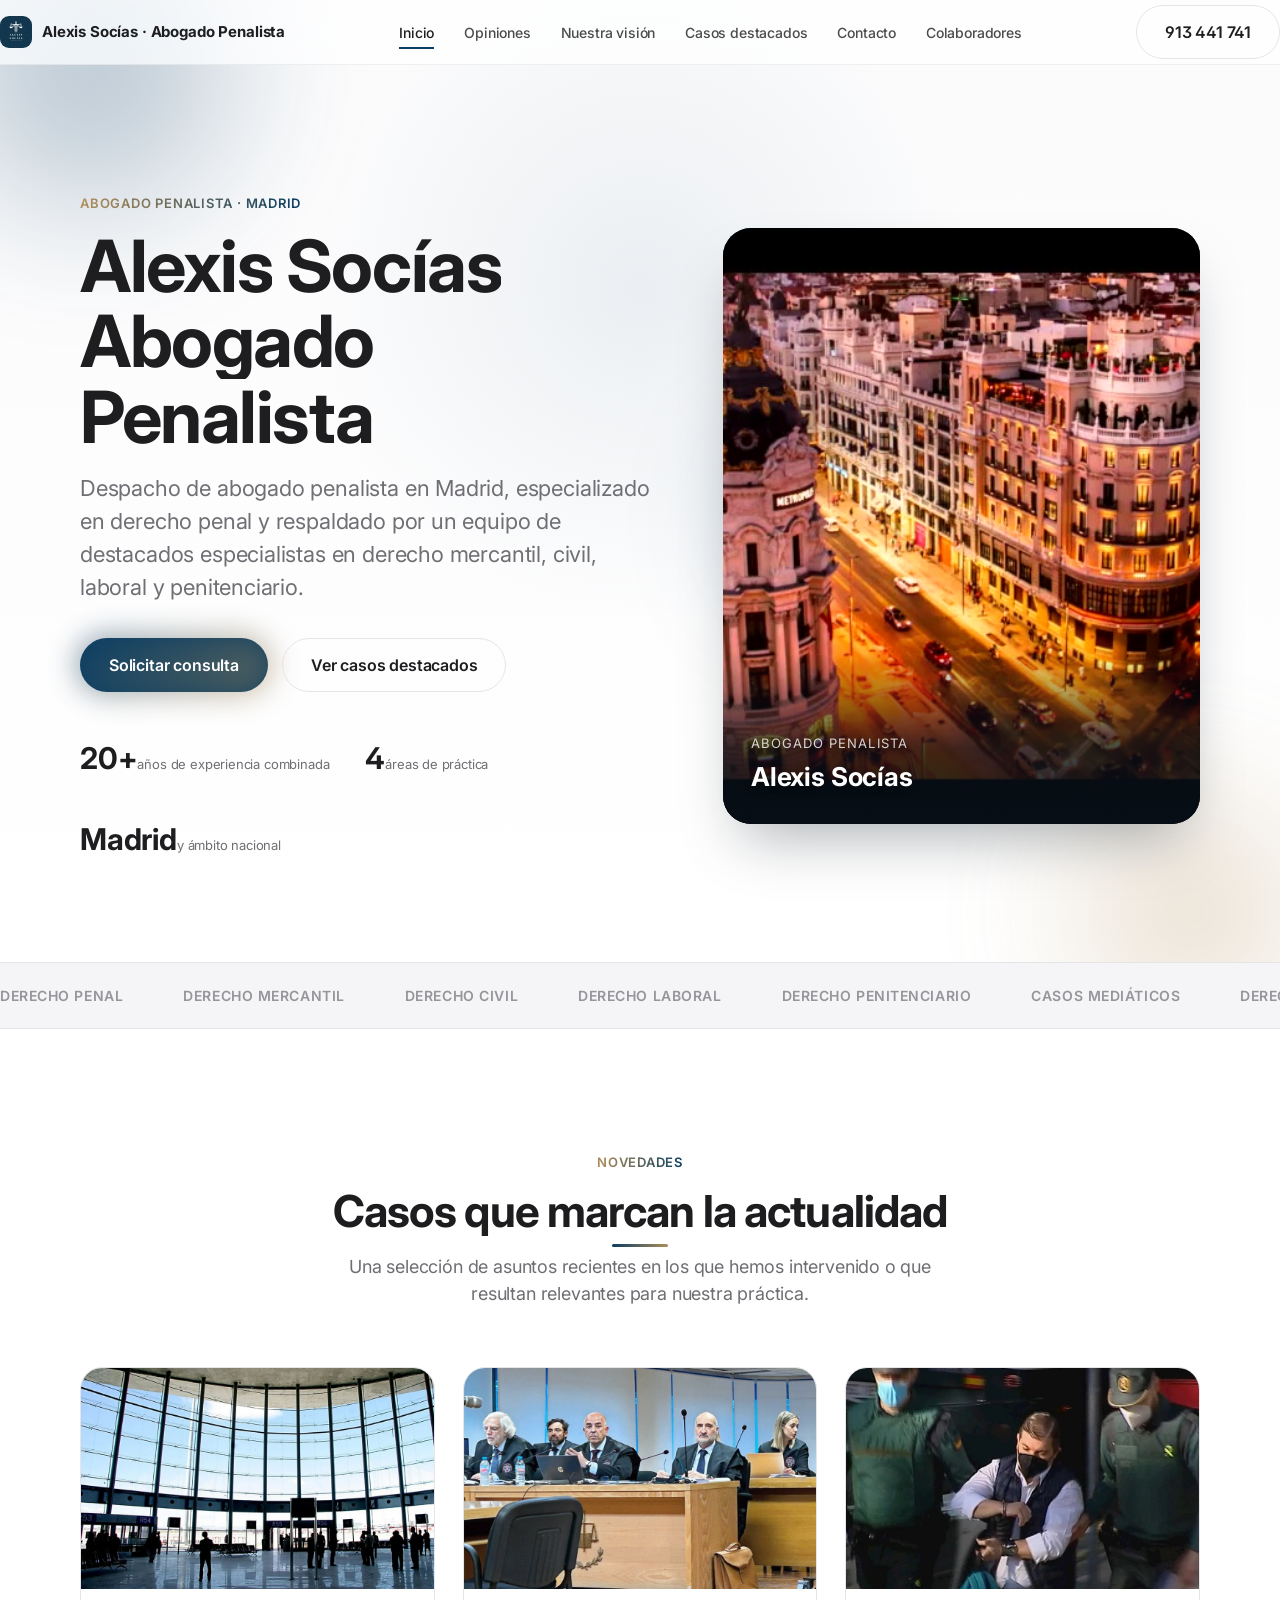
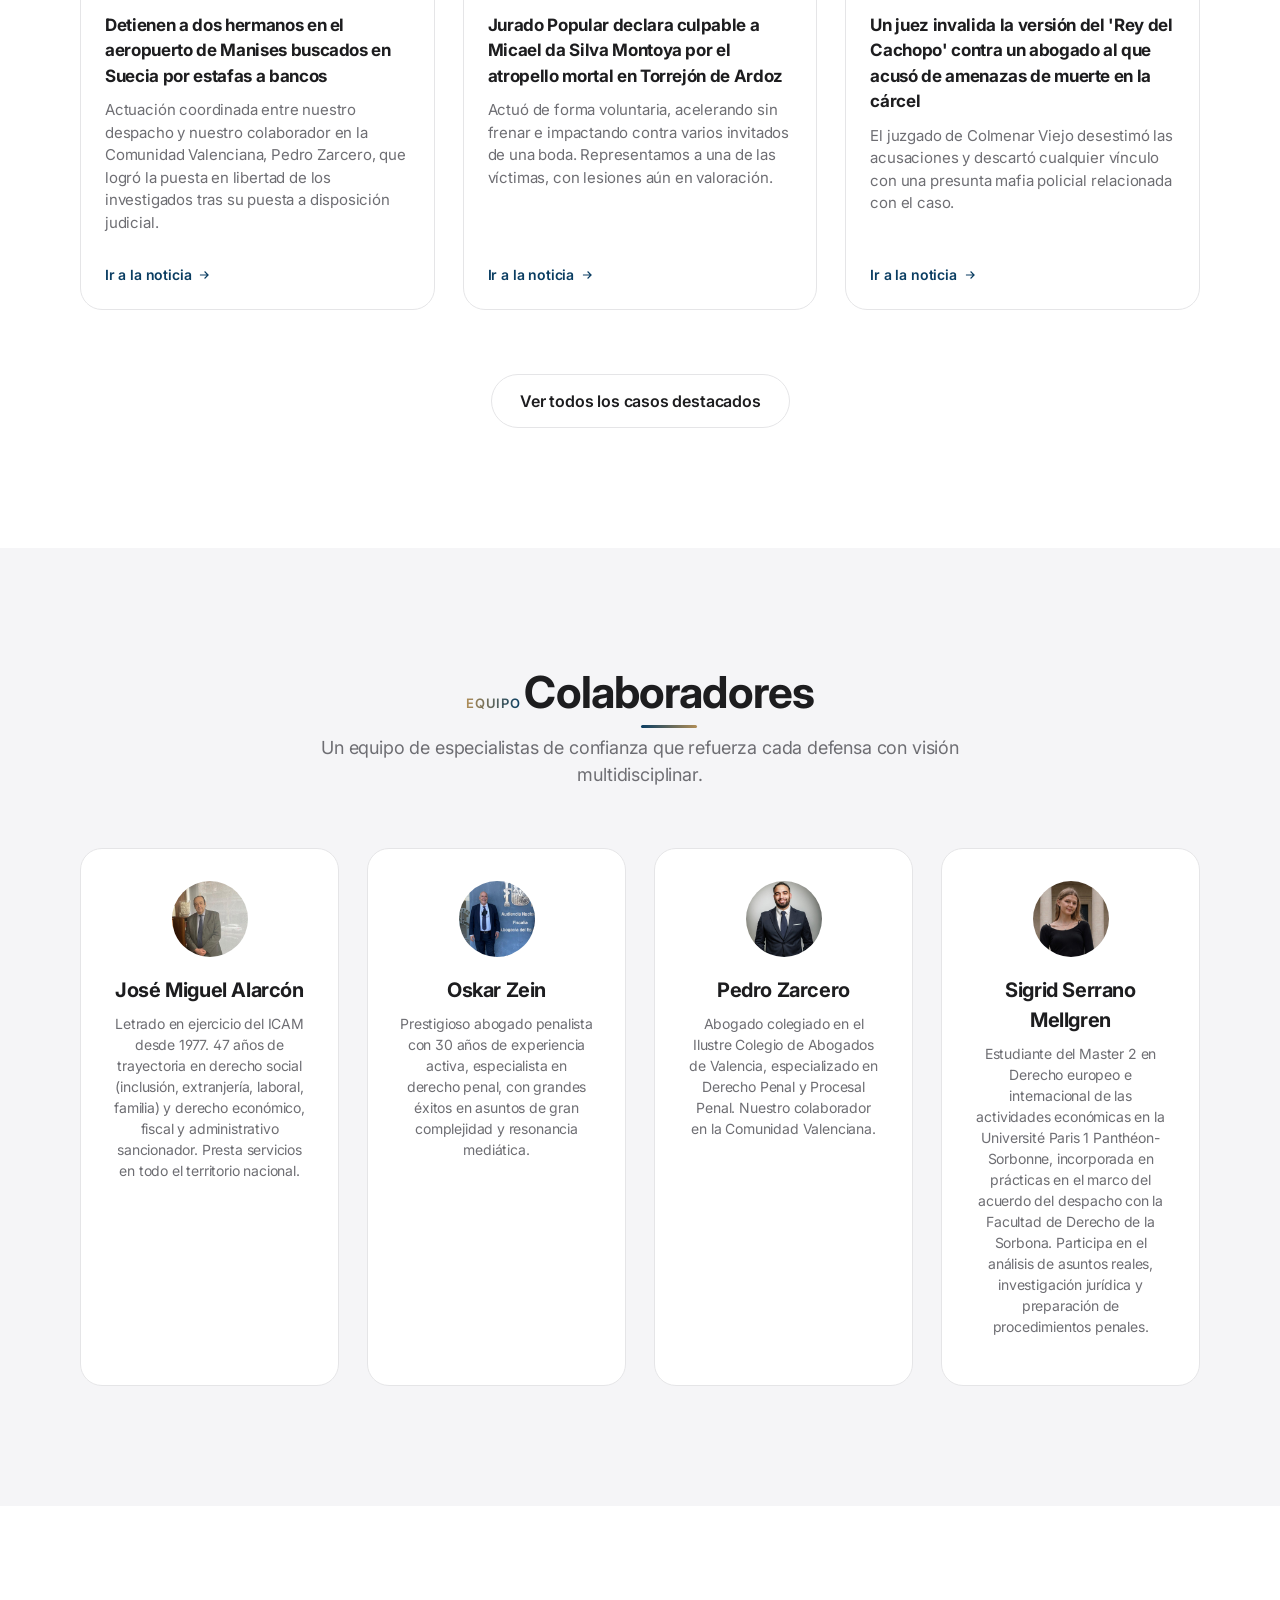
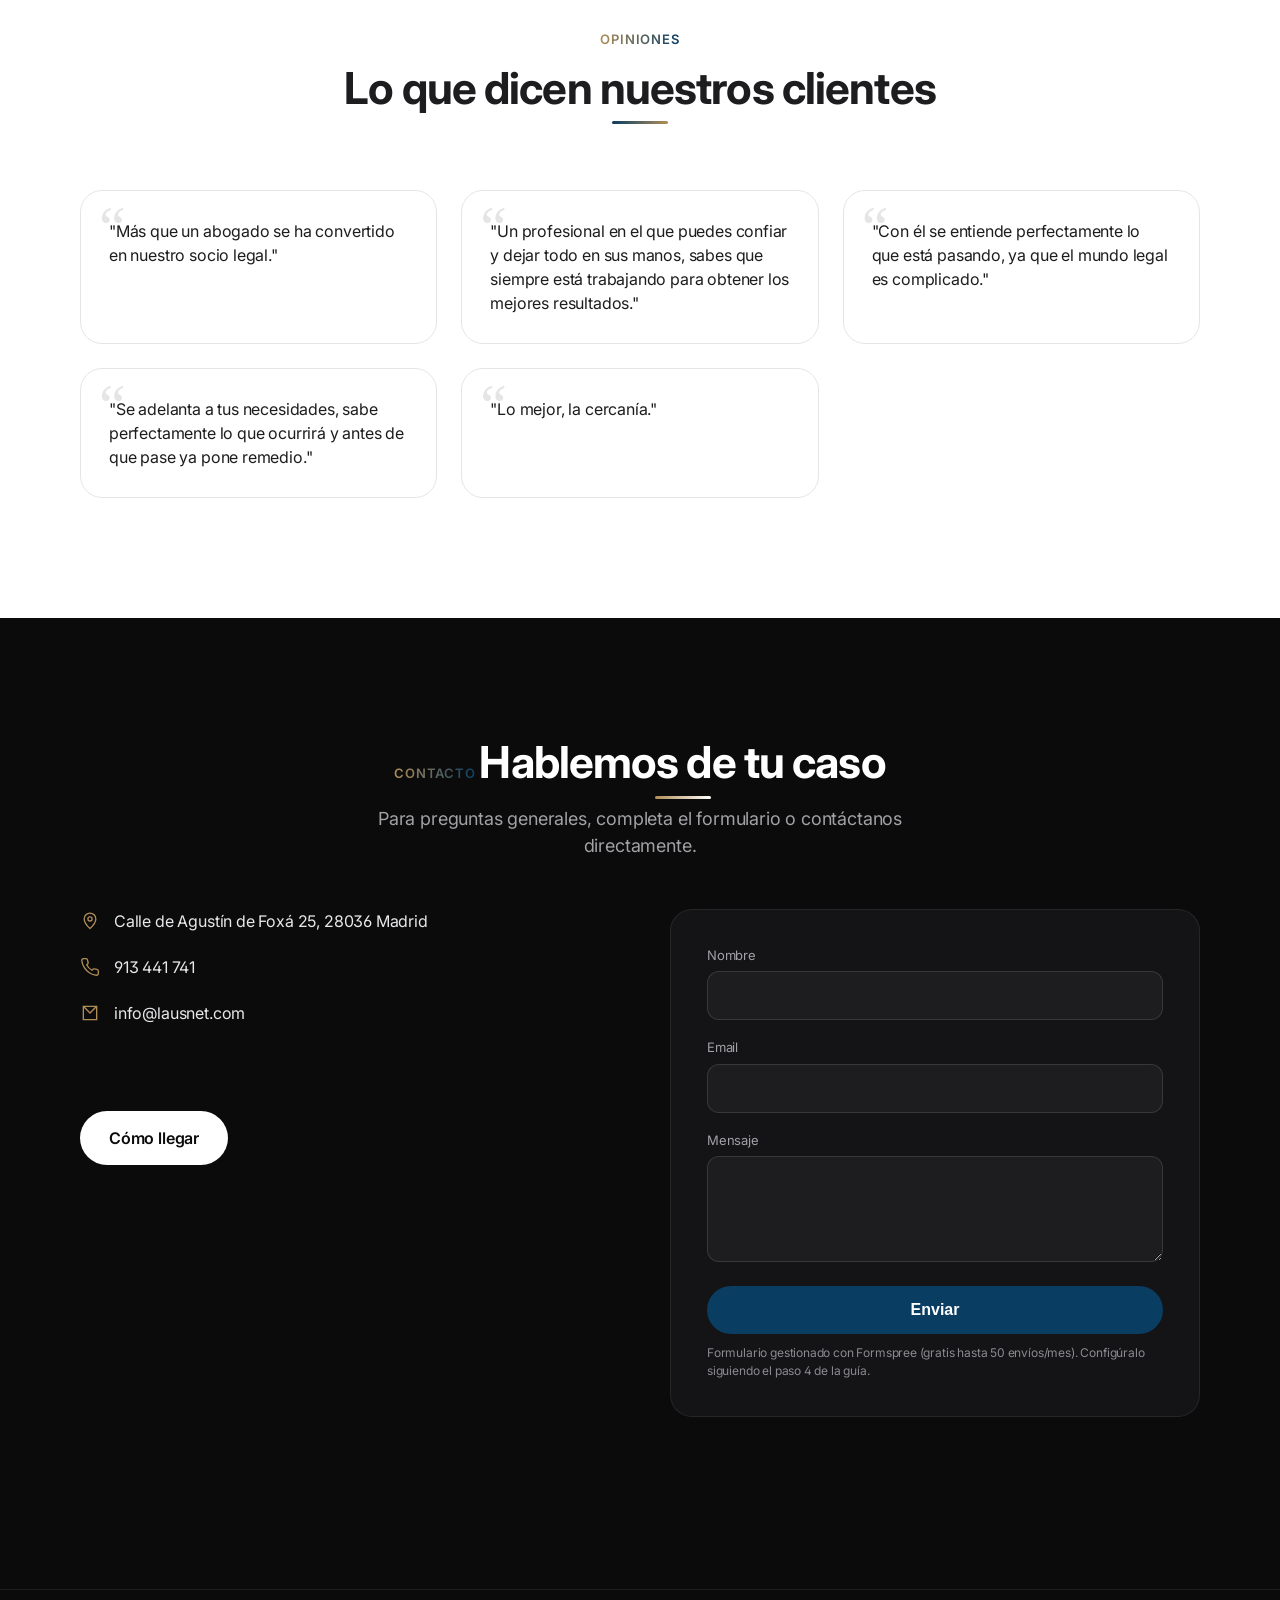
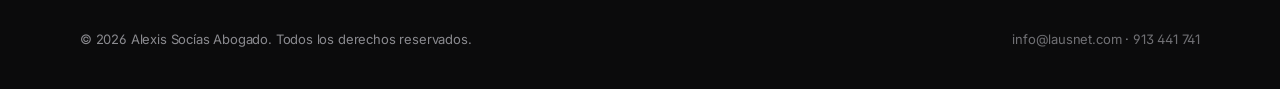
<file: index.html>
<!DOCTYPE html>
<html lang="es">
<head>
<meta charset="UTF-8">
<meta name="viewport" content="width=device-width, initial-scale=1">
<title>Alexis Socías Abogado | Abogado Penalista | Madrid</title>
<meta name="description" content="Alexis Socías, abogado penalista en Madrid, especializado en casos mediáticos. Confía en mi experiencia para resolver tus problemas legales de manera efectiva y profesional.">
<link rel="preconnect" href="https://fonts.googleapis.com">
<link rel="preconnect" href="https://fonts.gstatic.com" crossorigin>
<link href="https://fonts.googleapis.com/css2?family=Inter:wght@400;500;600;700;800;900&display=swap" rel="stylesheet">
<link rel="stylesheet" href="styles.css">
</head>
<body>

<nav class="nav">
  <div class="wrap">
    <a href="index.html" class="brand">
      <span class="badge" style="overflow:hidden;padding:0;"><img src="assets/logo.jpeg" alt="Logo Alexis Socías Abogado" style="width:100%;height:100%;object-fit:cover;"></span>
      Alexis Socías · Abogado Penalista
    </a>
    <ul class="nav-links">
      <li><a href="index.html">Inicio</a></li>
      <li><a href="index.html#opiniones">Opiniones</a></li>
      <li><a href="nuestra-vision.html">Nuestra visión</a></li>
      <li><a href="casos-destacados.html">Casos destacados</a></li>
      <li><a href="index.html#contacto">Contacto</a></li>
      <li><a href="index.html#colaboradores">Colaboradores</a></li>
    </ul>
    <div class="nav-cta">
      <a href="tel:913441741" class="btn btn-ghost">913 441 741</a>
      <button class="menu-toggle" aria-label="Abrir menú"><span></span><span></span><span></span></button>
    </div>
  </div>
</nav>

<header class="hero">
  <div class="blobs" aria-hidden="true">
    <div class="blob blob-1"></div>
    <div class="blob blob-2"></div>
    <div class="blob blob-3"></div>
  </div>
  <div class="wrap">
    <div>
      <span class="eyebrow reveal in">Abogado penalista · Madrid</span>
      <h1 class="reveal in">Alexis Socías<br>Abogado Penalista</h1>
      <p class="lead reveal in">Despacho de abogado penalista en Madrid, especializado en derecho penal y respaldado por un equipo de destacados especialistas en derecho mercantil, civil, laboral y penitenciario.</p>
      <div class="hero-cta reveal in">
        <a href="#contacto" class="btn btn-primary">Solicitar consulta</a>
        <a href="casos-destacados.html" class="btn btn-ghost">Ver casos destacados</a>
      </div>
      <div class="stat-row reveal in">
        <div class="stat"><b data-count="20" data-suffix="+">0</b><span>años de experiencia combinada</span></div>
        <div class="stat"><b data-count="4">0</b><span>áreas de práctica</span></div>
        <div class="stat"><b>Madrid</b><span>y ámbito nacional</span></div>
      </div>
    </div>
    <div class="hero-photo reveal in">
      <video autoplay muted loop playsinline preload="auto" poster="assets/hero-poster.jpg" aria-label="Alexis Socías, abogado penalista, en Madrid y ante los medios" style="position:absolute;inset:0;width:100%;height:100%;object-fit:cover;object-position:center;">
        <source src="assets/hero.mp4" type="video/mp4">
      </video>
      <div class="cap">
        <div class="role">Abogado penalista</div>
        <div class="name">Alexis Socías</div>
      </div>
    </div>
  </div>
</header>

<div class="marquee" aria-hidden="true">
  <div class="marquee-track">
    <span>Derecho Penal</span><span>Derecho Mercantil</span><span>Derecho Civil</span><span>Derecho Laboral</span><span>Derecho Penitenciario</span><span>Casos Mediáticos</span>
    <span>Derecho Penal</span><span>Derecho Mercantil</span><span>Derecho Civil</span><span>Derecho Laboral</span><span>Derecho Penitenciario</span><span>Casos Mediáticos</span>
  </div>
</div>

<section id="novedades">
  <div class="wrap">
    <div class="section-head reveal">
      <span class="eyebrow">Novedades</span>
      <h2>Casos que marcan la actualidad</h2>
      <p>Una selección de asuntos recientes en los que hemos intervenido o que resultan relevantes para nuestra práctica.</p>
    </div>
    <div class="grid reveal-stagger">
      <article class="card">
        <div class="card-media" style="overflow:hidden;padding:0;"><img src="assets/casos/manises.jpg" alt="Detienen a dos hermanos en el aeropuerto de Manises buscados en Suecia por estafas a bancos" style="width:100%;height:100%;object-fit:cover;"></div>
        <div class="card-body">
          <h3>Detienen a dos hermanos en el aeropuerto de Manises buscados en Suecia por estafas a bancos</h3>
          <p>Actuación coordinada entre nuestro despacho y nuestro colaborador en la Comunidad Valenciana, Pedro Zarcero, que logró la puesta en libertad de los investigados tras su puesta a disposición judicial.</p>
          <a class="card-link" href="https://www.lasprovincias.es/sucesos/detienen-dos-hermanos-aeropuerto-manises-buscados-suecia-20260425004517-nt.html" target="_blank" rel="noopener">Ir a la noticia <svg viewBox="0 0 24 24" fill="none" stroke="currentColor" stroke-width="2"><path d="M5 12h14M13 6l6 6-6 6"/></svg></a>
        </div>
      </article>
      <article class="card">
        <div class="card-media" style="overflow:hidden;padding:0;"><img src="assets/casos/torrejon-atropello.jpg" alt="Jurado Popular declara culpable a Micael da Silva Montoya por el atropello mortal en Torrejón de Ardoz" style="width:100%;height:100%;object-fit:cover;"></div>
        <div class="card-body">
          <h3>Jurado Popular declara culpable a Micael da Silva Montoya por el atropello mortal en Torrejón de Ardoz</h3>
          <p>Actuó de forma voluntaria, acelerando sin frenar e impactando contra varios invitados de una boda. Representamos a una de las víctimas, con lesiones aún en valoración.</p>
          <a class="card-link" href="https://confilegal.com/20250604-el-jurado-declara-culpable-a-micael-da-silva-montoya-por-el-atropello-mortal-de-cuatro-personas-en-una-boda-en-torrejon-de-ardoz/" target="_blank" rel="noopener">Ir a la noticia <svg viewBox="0 0 24 24" fill="none" stroke="currentColor" stroke-width="2"><path d="M5 12h14M13 6l6 6-6 6"/></svg></a>
        </div>
      </article>
      <article class="card">
        <div class="card-media" style="overflow:hidden;padding:0;"><img src="assets/casos/rey-cachopo-amenazas.jpg" alt="Un juez invalida la versión del 'Rey del Cachopo' contra un abogado al que acusó de amenazas de muerte en la cárcel" style="width:100%;height:100%;object-fit:cover;"></div>
        <div class="card-body">
          <h3>Un juez invalida la versión del 'Rey del Cachopo' contra un abogado al que acusó de amenazas de muerte en la cárcel</h3>
          <p>El juzgado de Colmenar Viejo desestimó las acusaciones y descartó cualquier vínculo con una presunta mafia policial relacionada con el caso.</p>
          <a class="card-link" href="https://www.europapress.es/nacional/noticia-juez-invalida-version-rey-cachopo-contra-abogado-acuso-amenazas-muerte-carcel-20230623132029.html" target="_blank" rel="noopener">Ir a la noticia <svg viewBox="0 0 24 24" fill="none" stroke="currentColor" stroke-width="2"><path d="M5 12h14M13 6l6 6-6 6"/></svg></a>
        </div>
      </article>
    </div>
    <div class="center reveal mt-64">
      <a href="casos-destacados.html" class="btn btn-ghost">Ver todos los casos destacados</a>
    </div>
  </div>
</section>

<section id="colaboradores" class="section-soft">
  <div class="wrap">
    <div class="section-head reveal">
      <span class="eyebrow">Equipo</span>
      <h2>Colaboradores</h2>
      <p>Un equipo de especialistas de confianza que refuerza cada defensa con visión multidisciplinar.</p>
    </div>
    <div class="people reveal-stagger">
      <div class="person">
        <div class="avatar" style="overflow:hidden;padding:0;"><img src="assets/team/jose-miguel-alarcon.jpg" alt="José Miguel Alarcón" style="width:100%;height:100%;object-fit:cover;"></div>
        <h3>José Miguel Alarcón</h3>
        <p>Letrado en ejercicio del ICAM desde 1977. 47 años de trayectoria en derecho social (inclusión, extranjería, laboral, familia) y derecho económico, fiscal y administrativo sancionador. Presta servicios en todo el territorio nacional.</p>
      </div>
      <div class="person">
        <div class="avatar" style="overflow:hidden;padding:0;"><img src="assets/team/oskar-zein.jpg" alt="Oskar Zein" style="width:100%;height:100%;object-fit:cover;"></div>
        <h3>Oskar Zein</h3>
        <p>Prestigioso abogado penalista con 30 años de experiencia activa, especialista en derecho penal, con grandes éxitos en asuntos de gran complejidad y resonancia mediática.</p>
      </div>
      <div class="person">
        <div class="avatar" style="overflow:hidden;padding:0;"><img src="assets/team/pedro-zarcero.jpg" alt="Pedro Zarcero" style="width:100%;height:100%;object-fit:cover;"></div>
        <h3>Pedro Zarcero</h3>
        <p>Abogado colegiado en el Ilustre Colegio de Abogados de Valencia, especializado en Derecho Penal y Procesal Penal. Nuestro colaborador en la Comunidad Valenciana.</p>
      </div>
      <div class="person">
        <div class="avatar" style="overflow:hidden;padding:0;"><img src="assets/team/sigrid-serrano.jpg" alt="Sigrid Serrano Mellgren" style="width:100%;height:100%;object-fit:cover;"></div>
        <h3>Sigrid Serrano Mellgren</h3>
        <p>Estudiante del Master 2 en Derecho europeo e internacional de las actividades económicas en la Université Paris 1 Panthéon-Sorbonne, incorporada en prácticas en el marco del acuerdo del despacho con la Facultad de Derecho de la Sorbona. Participa en el análisis de asuntos reales, investigación jurídica y preparación de procedimientos penales.</p>
      </div>
    </div>
  </div>
</section>

<section id="opiniones">
  <div class="wrap">
    <div class="section-head reveal">
      <span class="eyebrow">Opiniones</span>
      <h2>Lo que dicen nuestros clientes</h2>
    </div>
    <div class="quotes reveal-stagger">
      <div class="quote"><p>"Más que un abogado se ha convertido en nuestro socio legal."</p></div>
      <div class="quote"><p>"Un profesional en el que puedes confiar y dejar todo en sus manos, sabes que siempre está trabajando para obtener los mejores resultados."</p></div>
      <div class="quote"><p>"Con él se entiende perfectamente lo que está pasando, ya que el mundo legal es complicado."</p></div>
      <div class="quote"><p>"Se adelanta a tus necesidades, sabe perfectamente lo que ocurrirá y antes de que pase ya pone remedio."</p></div>
      <div class="quote"><p>"Lo mejor, la cercanía."</p></div>
    </div>
  </div>
</section>

<section id="contacto" class="section-dark">
  <div class="wrap">
    <div class="section-head reveal" style="margin-bottom:50px;">
      <span class="eyebrow">Contacto</span>
      <h2>Hablemos de tu caso</h2>
      <p>Para preguntas generales, completa el formulario o contáctanos directamente.</p>
    </div>
    <div class="contact-wrap">
      <div class="reveal">
        <ul class="contact-info">
          <li>
            <svg viewBox="0 0 24 24" fill="none" stroke="currentColor" stroke-width="1.6"><path d="M12 21s7-6.5 7-11.5A7 7 0 105 9.5C5 14.5 12 21 12 21z"/><circle cx="12" cy="9.5" r="2.5"/></svg>
            <span>Calle de Agustín de Foxá 25, 28036 Madrid</span>
          </li>
          <li>
            <svg viewBox="0 0 24 24" fill="none" stroke="currentColor" stroke-width="1.6"><path d="M22 16.92v3a2 2 0 01-2.18 2 19.79 19.79 0 01-8.63-3.07 19.5 19.5 0 01-6-6 19.79 19.79 0 01-3.07-8.67A2 2 0 014.11 2h3a2 2 0 012 1.72c.12.9.3 1.79.54 2.65a2 2 0 01-.45 2.11L8.09 9.59a16 16 0 006.32 6.32l1.11-1.11a2 2 0 012.11-.45c.86.24 1.75.42 2.65.54A2 2 0 0122 16.92z"/></svg>
            <span><a href="tel:913441741">913 441 741</a></span>
          </li>
          <li>
            <svg viewBox="0 0 24 24" fill="none" stroke="currentColor" stroke-width="1.6"><path d="M4 4h16v16H4z"/><path d="M4 4l8 8 8-8"/></svg>
            <span><a href="mailto:info@lausnet.com">info@lausnet.com</a></span>
          </li>
        </ul>
        <a class="btn btn-light mt-64" href="https://www.google.com/maps/search/?api=1&query=Calle+de+Agust%C3%ADn+de+Fox%C3%A1+25%2C+28036+Madrid" target="_blank" rel="noopener">Cómo llegar</a>
        <div style="margin-top:24px;border-radius:var(--radius);overflow:hidden;">
          <iframe src="https://www.google.com/maps?q=Calle+de+Agust%C3%ADn+de+Fox%C3%A1+25,+28036+Madrid&output=embed" width="100%" height="280" style="border:0;display:block;" loading="lazy" referrerpolicy="no-referrer-when-downgrade" title="Mapa de ubicación del despacho"></iframe>
        </div>
      </div>

      <form class="form reveal" id="contact-form" action="https://formspree.io/f/TU_ID_DE_FORMSPREE" method="POST">
        <div class="field">
          <label for="name">Nombre</label>
          <input id="name" name="name" type="text" required>
        </div>
        <div class="field">
          <label for="email">Email</label>
          <input id="email" name="email" type="email" required>
        </div>
        <div class="field">
          <label for="message">Mensaje</label>
          <textarea id="message" name="message" rows="4" required></textarea>
        </div>
        <button type="submit" class="btn btn-primary" style="width:100%;justify-content:center;">Enviar</button>
        <small>Formulario gestionado con Formspree (gratis hasta 50 envíos/mes). Configúralo siguiendo el paso 4 de la guía.</small>
      </form>
    </div>
  </div>
</section>

<footer>
  <div class="wrap">
    <span>© <span id="year"></span> Alexis Socías Abogado. Todos los derechos reservados.</span>
    <span><a href="mailto:info@lausnet.com">info@lausnet.com</a> · <a href="tel:913441741">913 441 741</a></span>
  </div>
</footer>

<script>document.getElementById('year').textContent = new Date().getFullYear();</script>
<script src="script.js"></script>
</body>
</html>
</file>
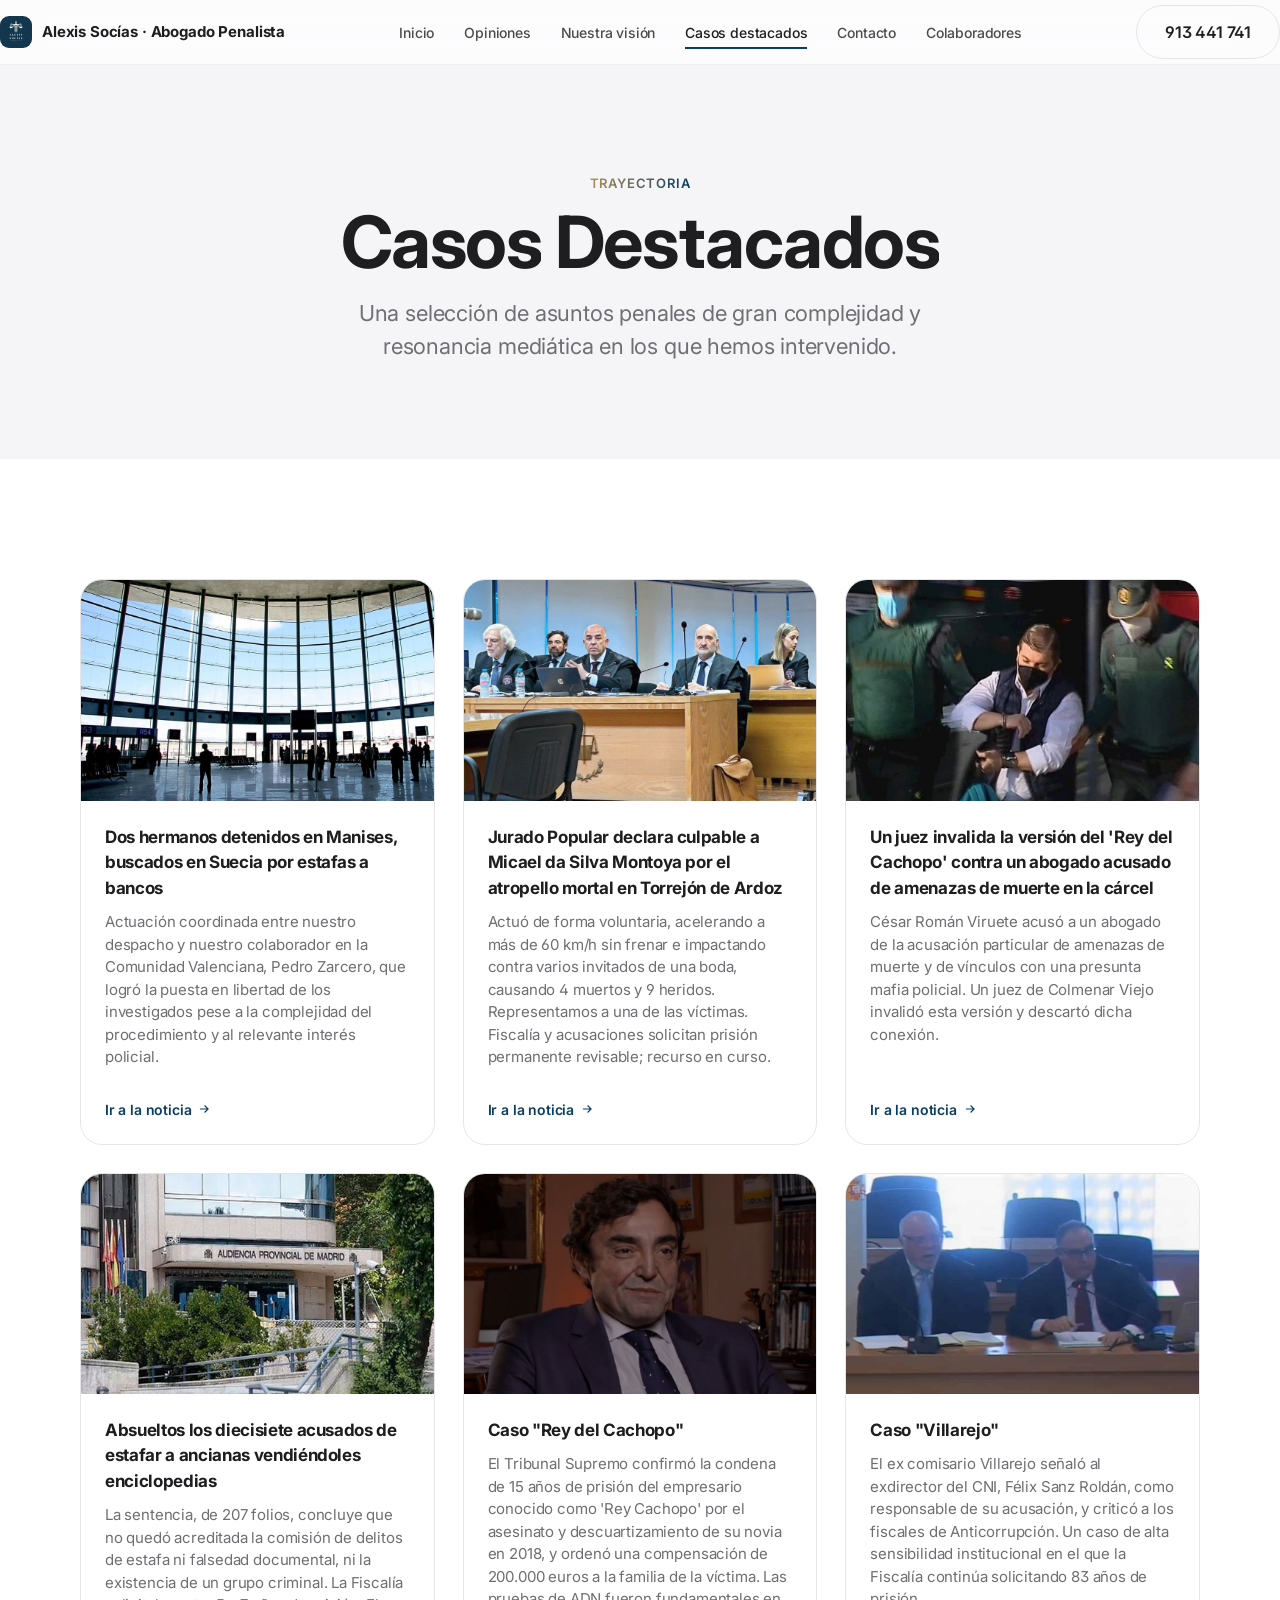
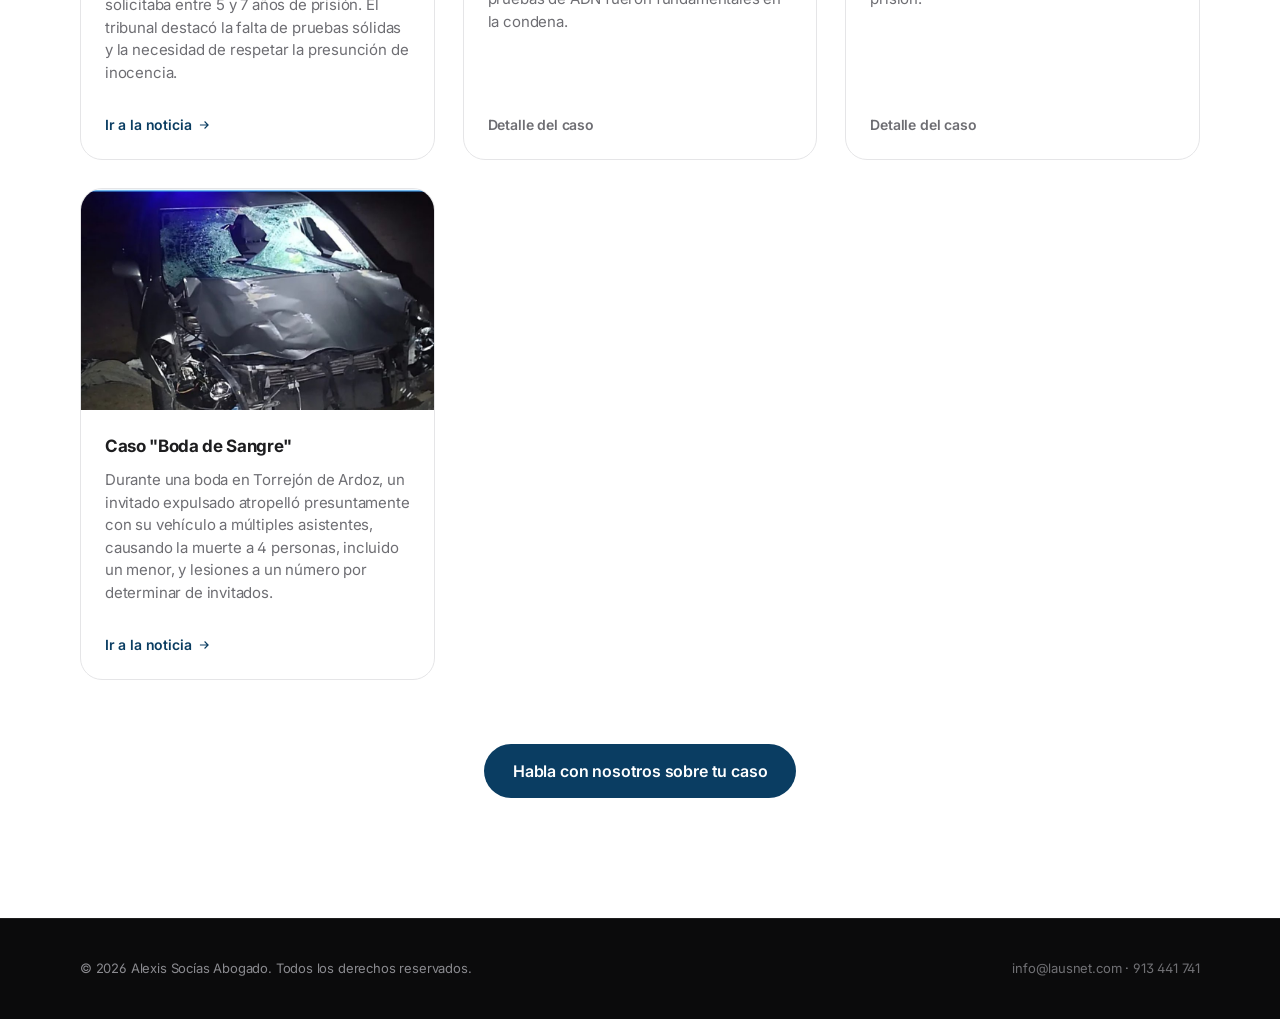
<file: casos-destacados.html>
<!DOCTYPE html>
<html lang="es">
<head>
<meta charset="UTF-8">
<meta name="viewport" content="width=device-width, initial-scale=1">
<title>Casos Destacados | Alexis Socías Abogado</title>
<meta name="description" content="Casos destacados de Alexis Socías, abogado penalista en Madrid.">
<link rel="preconnect" href="https://fonts.googleapis.com">
<link rel="preconnect" href="https://fonts.gstatic.com" crossorigin>
<link href="https://fonts.googleapis.com/css2?family=Inter:wght@400;500;600;700;800;900&display=swap" rel="stylesheet">
<link rel="stylesheet" href="styles.css">
</head>
<body>

<nav class="nav">
  <div class="wrap">
    <a href="index.html" class="brand">
      <span class="badge" style="overflow:hidden;padding:0;"><img src="assets/logo.jpeg" alt="Logo Alexis Socías Abogado" style="width:100%;height:100%;object-fit:cover;"></span>
      Alexis Socías · Abogado Penalista
    </a>
    <ul class="nav-links">
      <li><a href="index.html">Inicio</a></li>
      <li><a href="index.html#opiniones">Opiniones</a></li>
      <li><a href="nuestra-vision.html">Nuestra visión</a></li>
      <li><a href="casos-destacados.html">Casos destacados</a></li>
      <li><a href="index.html#contacto">Contacto</a></li>
      <li><a href="index.html#colaboradores">Colaboradores</a></li>
    </ul>
    <div class="nav-cta">
      <a href="tel:913441741" class="btn btn-ghost">913 441 741</a>
      <button class="menu-toggle" aria-label="Abrir menú"><span></span><span></span><span></span></button>
    </div>
  </div>
</nav>

<header class="page-hero">
  <span class="eyebrow reveal in">Trayectoria</span>
  <h1 class="reveal in">Casos Destacados</h1>
  <p class="lead center reveal in">Una selección de asuntos penales de gran complejidad y resonancia mediática en los que hemos intervenido.</p>
</header>

<section>
  <div class="wrap">
    <div class="grid reveal-stagger">

      <article class="card">
        <div class="card-media" style="overflow:hidden;padding:0;"><img src="assets/casos/manises.jpg" alt="Dos hermanos detenidos en Manises, buscados en Suecia por estafas a bancos" style="width:100%;height:100%;object-fit:cover;"></div>
        <div class="card-body">
          <h3>Dos hermanos detenidos en Manises, buscados en Suecia por estafas a bancos</h3>
          <p>Actuación coordinada entre nuestro despacho y nuestro colaborador en la Comunidad Valenciana, Pedro Zarcero, que logró la puesta en libertad de los investigados pese a la complejidad del procedimiento y al relevante interés policial.</p>
          <a class="card-link" href="https://www.lasprovincias.es/sucesos/detienen-dos-hermanos-aeropuerto-manises-buscados-suecia-20260425004517-nt.html" target="_blank" rel="noopener">Ir a la noticia <svg viewBox="0 0 24 24" fill="none" stroke="currentColor" stroke-width="2"><path d="M5 12h14M13 6l6 6-6 6"/></svg></a>
        </div>
      </article>

      <article class="card">
        <div class="card-media" style="overflow:hidden;padding:0;"><img src="assets/casos/torrejon-atropello.jpg" alt="Jurado Popular declara culpable a Micael da Silva Montoya por el atropello mortal en Torrejón de Ardoz" style="width:100%;height:100%;object-fit:cover;"></div>
        <div class="card-body">
          <h3>Jurado Popular declara culpable a Micael da Silva Montoya por el atropello mortal en Torrejón de Ardoz</h3>
          <p>Actuó de forma voluntaria, acelerando a más de 60 km/h sin frenar e impactando contra varios invitados de una boda, causando 4 muertos y 9 heridos. Representamos a una de las víctimas. Fiscalía y acusaciones solicitan prisión permanente revisable; recurso en curso.</p>
          <a class="card-link" href="https://confilegal.com/20250604-el-jurado-declara-culpable-a-micael-da-silva-montoya-por-el-atropello-mortal-de-cuatro-personas-en-una-boda-en-torrejon-de-ardoz/" target="_blank" rel="noopener">Ir a la noticia <svg viewBox="0 0 24 24" fill="none" stroke="currentColor" stroke-width="2"><path d="M5 12h14M13 6l6 6-6 6"/></svg></a>
        </div>
      </article>

      <article class="card">
        <div class="card-media" style="overflow:hidden;padding:0;"><img src="assets/casos/rey-cachopo-amenazas.jpg" alt="Un juez invalida la versión del 'Rey del Cachopo' contra un abogado acusado de amenazas de muerte en la cárcel" style="width:100%;height:100%;object-fit:cover;"></div>
        <div class="card-body">
          <h3>Un juez invalida la versión del 'Rey del Cachopo' contra un abogado acusado de amenazas de muerte en la cárcel</h3>
          <p>César Román Viruete acusó a un abogado de la acusación particular de amenazas de muerte y de vínculos con una presunta mafia policial. Un juez de Colmenar Viejo invalidó esta versión y descartó dicha conexión.</p>
          <a class="card-link" href="https://www.europapress.es/nacional/noticia-juez-invalida-version-rey-cachopo-contra-abogado-acuso-amenazas-muerte-carcel-20230623132029.html" target="_blank" rel="noopener">Ir a la noticia <svg viewBox="0 0 24 24" fill="none" stroke="currentColor" stroke-width="2"><path d="M5 12h14M13 6l6 6-6 6"/></svg></a>
        </div>
      </article>

      <article class="card">
        <div class="card-media" style="overflow:hidden;padding:0;"><img src="assets/casos/enciclopedias.jpg" alt="Absueltos los diecisiete acusados de estafar a ancianas vendiéndoles enciclopedias" style="width:100%;height:100%;object-fit:cover;"></div>
        <div class="card-body">
          <h3>Absueltos los diecisiete acusados de estafar a ancianas vendiéndoles enciclopedias</h3>
          <p>La sentencia, de 207 folios, concluye que no quedó acreditada la comisión de delitos de estafa ni falsedad documental, ni la existencia de un grupo criminal. La Fiscalía solicitaba entre 5 y 7 años de prisión. El tribunal destacó la falta de pruebas sólidas y la necesidad de respetar la presunción de inocencia.</p>
          <a class="card-link" href="https://www.cope.es/actualidad/espana/noticias/absueltos-los-diecisiete-acusados-estafar-ancianas-vendiendoles-enciclopedias-20230622_2777549" target="_blank" rel="noopener">Ir a la noticia <svg viewBox="0 0 24 24" fill="none" stroke="currentColor" stroke-width="2"><path d="M5 12h14M13 6l6 6-6 6"/></svg></a>
        </div>
      </article>

      <article class="card">
        <div class="card-media" style="overflow:hidden;padding:0;"><img src="assets/casos/rey-cachopo.jpg" alt="Caso Rey del Cachopo" style="width:100%;height:100%;object-fit:cover;"></div>
        <div class="card-body">
          <h3>Caso "Rey del Cachopo"</h3>
          <p>El Tribunal Supremo confirmó la condena de 15 años de prisión del empresario conocido como 'Rey Cachopo' por el asesinato y descuartizamiento de su novia en 2018, y ordenó una compensación de 200.000 euros a la familia de la víctima. Las pruebas de ADN fueron fundamentales en la condena.</p>
          <span class="card-link" style="color:var(--text-soft);">Detalle del caso</span>
        </div>
      </article>

      <article class="card">
        <div class="card-media" style="overflow:hidden;padding:0;"><img src="assets/casos/villarejo.jpg" alt="Caso Villarejo" style="width:100%;height:100%;object-fit:cover;"></div>
        <div class="card-body">
          <h3>Caso "Villarejo"</h3>
          <p>El ex comisario Villarejo señaló al exdirector del CNI, Félix Sanz Roldán, como responsable de su acusación, y criticó a los fiscales de Anticorrupción. Un caso de alta sensibilidad institucional en el que la Fiscalía continúa solicitando 83 años de prisión.</p>
          <span class="card-link" style="color:var(--text-soft);">Detalle del caso</span>
        </div>
      </article>

      <article class="card">
        <div class="card-media" style="overflow:hidden;padding:0;"><img src="assets/casos/boda-sangre.jpg" alt="Caso Boda de Sangre" style="width:100%;height:100%;object-fit:cover;"></div>
        <div class="card-body">
          <h3>Caso "Boda de Sangre"</h3>
          <p>Durante una boda en Torrejón de Ardoz, un invitado expulsado atropelló presuntamente con su vehículo a múltiples asistentes, causando la muerte a 4 personas, incluido un menor, y lesiones a un número por determinar de invitados.</p>
          <a class="card-link" href="https://elpais.com/espana/2022-11-13/boda-de-sangre-en-torrejon-de-ardoz.html" target="_blank" rel="noopener">Ir a la noticia <svg viewBox="0 0 24 24" fill="none" stroke="currentColor" stroke-width="2"><path d="M5 12h14M13 6l6 6-6 6"/></svg></a>
        </div>
      </article>

    </div>

    <div class="center mt-64 reveal">
      <a href="index.html#contacto" class="btn btn-primary">Habla con nosotros sobre tu caso</a>
    </div>
  </div>
</section>

<footer>
  <div class="wrap">
    <span>© <span id="year"></span> Alexis Socías Abogado. Todos los derechos reservados.</span>
    <span><a href="mailto:info@lausnet.com">info@lausnet.com</a> · <a href="tel:913441741">913 441 741</a></span>
  </div>
</footer>

<script>document.getElementById('year').textContent = new Date().getFullYear();</script>
<script src="script.js"></script>
</body>
</html>
</file>
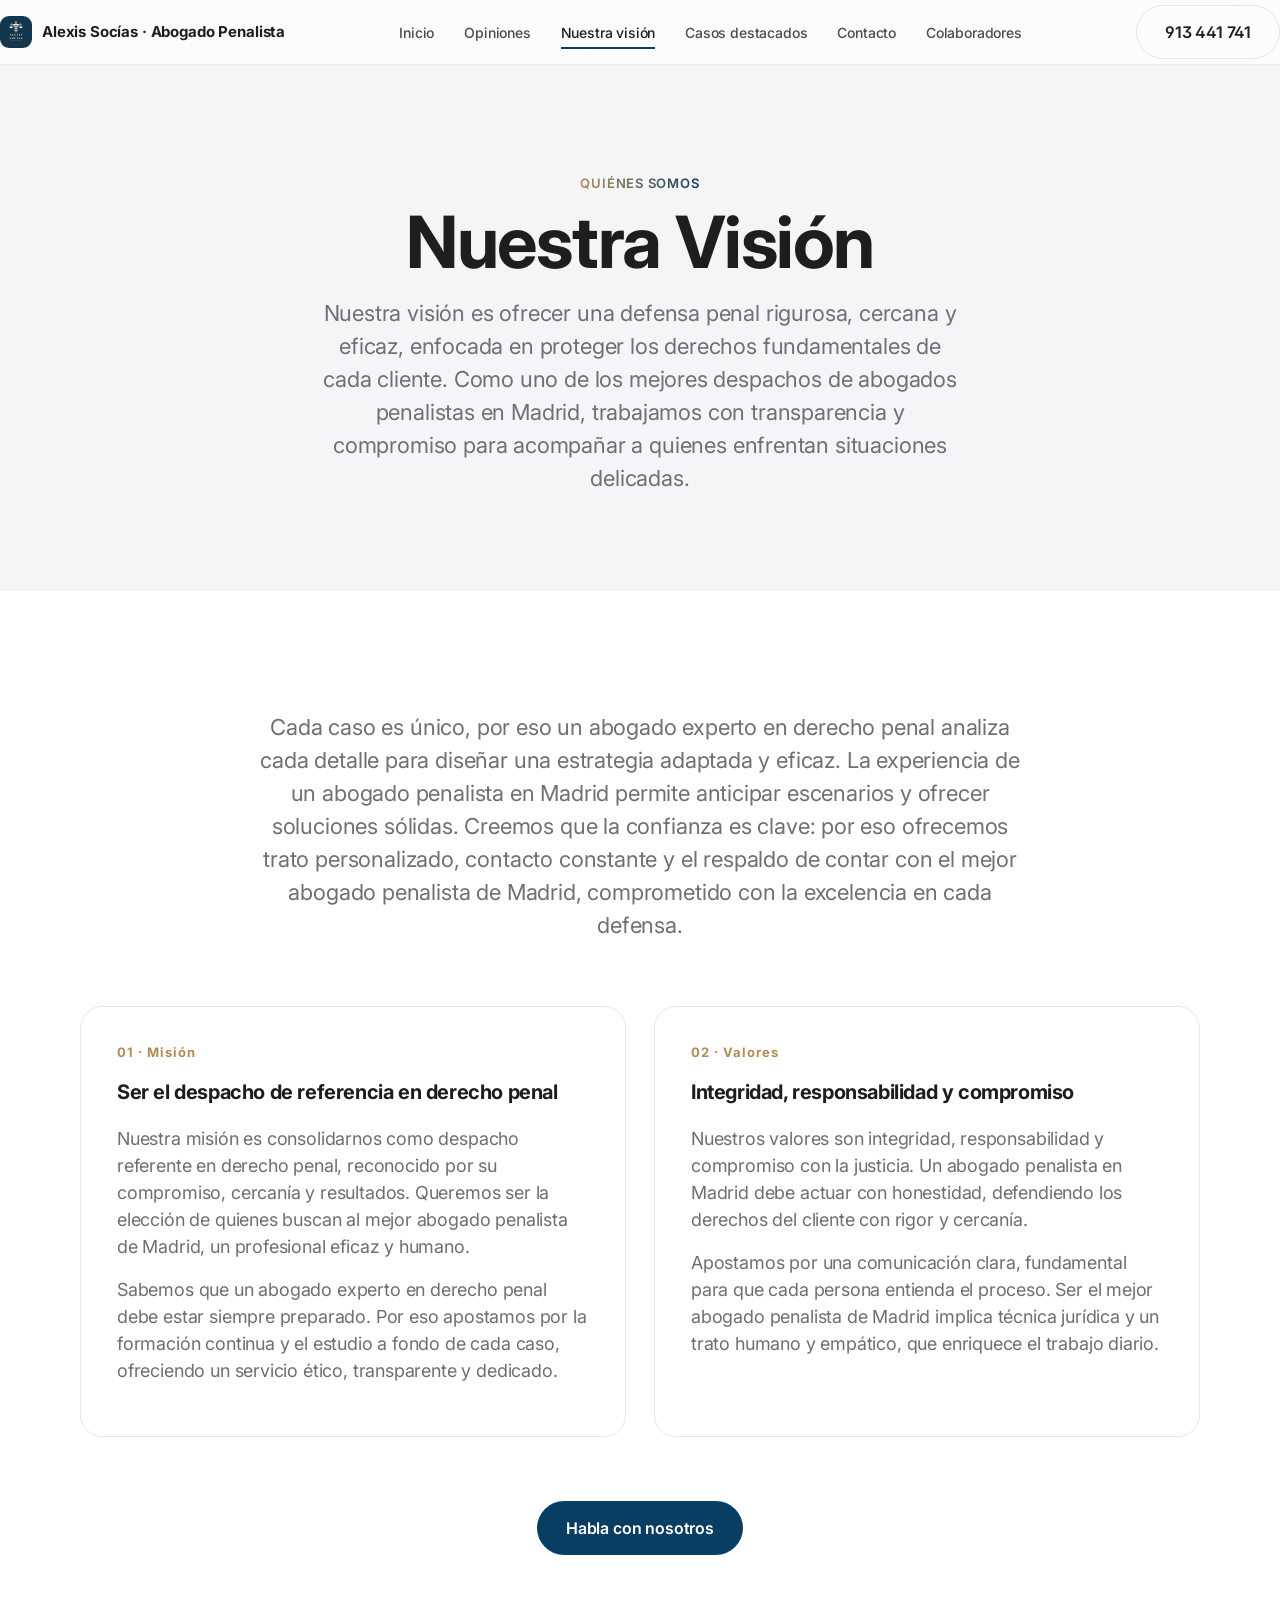
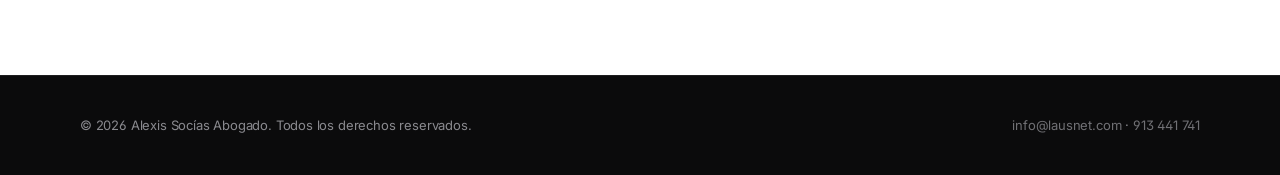
<file: nuestra-vision.html>
<!DOCTYPE html>
<html lang="es">
<head>
<meta charset="UTF-8">
<meta name="viewport" content="width=device-width, initial-scale=1">
<title>Nuestra Visión | Alexis Socías Abogado</title>
<meta name="description" content="Nuestra visión: defensa penal rigurosa, cercana y eficaz en Madrid.">
<link rel="preconnect" href="https://fonts.googleapis.com">
<link rel="preconnect" href="https://fonts.gstatic.com" crossorigin>
<link href="https://fonts.googleapis.com/css2?family=Inter:wght@400;500;600;700;800;900&display=swap" rel="stylesheet">
<link rel="stylesheet" href="styles.css">
</head>
<body>

<nav class="nav">
  <div class="wrap">
    <a href="index.html" class="brand">
      <span class="badge" style="overflow:hidden;padding:0;"><img src="assets/logo.jpeg" alt="Logo Alexis Socías Abogado" style="width:100%;height:100%;object-fit:cover;"></span>
      Alexis Socías · Abogado Penalista
    </a>
    <ul class="nav-links">
      <li><a href="index.html">Inicio</a></li>
      <li><a href="index.html#opiniones">Opiniones</a></li>
      <li><a href="nuestra-vision.html">Nuestra visión</a></li>
      <li><a href="casos-destacados.html">Casos destacados</a></li>
      <li><a href="index.html#contacto">Contacto</a></li>
      <li><a href="index.html#colaboradores">Colaboradores</a></li>
    </ul>
    <div class="nav-cta">
      <a href="tel:913441741" class="btn btn-ghost">913 441 741</a>
      <button class="menu-toggle" aria-label="Abrir menú"><span></span><span></span><span></span></button>
    </div>
  </div>
</nav>

<header class="page-hero">
  <span class="eyebrow reveal in">Quiénes somos</span>
  <h1 class="reveal in">Nuestra Visión</h1>
  <p class="lead center reveal in">Nuestra visión es ofrecer una defensa penal rigurosa, cercana y eficaz, enfocada en proteger los derechos fundamentales de cada cliente. Como uno de los mejores despachos de abogados penalistas en Madrid, trabajamos con transparencia y compromiso para acompañar a quienes enfrentan situaciones delicadas.</p>
</header>

<section>
  <div class="wrap">
    <p class="lead center reveal" style="max-width:780px;">Cada caso es único, por eso un abogado experto en derecho penal analiza cada detalle para diseñar una estrategia adaptada y eficaz. La experiencia de un abogado penalista en Madrid permite anticipar escenarios y ofrecer soluciones sólidas. Creemos que la confianza es clave: por eso ofrecemos trato personalizado, contacto constante y el respaldo de contar con el mejor abogado penalista de Madrid, comprometido con la excelencia en cada defensa.</p>

    <div class="pillars mt-64 reveal-stagger">
      <div class="pillar">
        <span class="num">01 · Misión</span>
        <h3>Ser el despacho de referencia en derecho penal</h3>
        <p>Nuestra misión es consolidarnos como despacho referente en derecho penal, reconocido por su compromiso, cercanía y resultados. Queremos ser la elección de quienes buscan al mejor abogado penalista de Madrid, un profesional eficaz y humano.</p>
        <p>Sabemos que un abogado experto en derecho penal debe estar siempre preparado. Por eso apostamos por la formación continua y el estudio a fondo de cada caso, ofreciendo un servicio ético, transparente y dedicado.</p>
      </div>
      <div class="pillar">
        <span class="num">02 · Valores</span>
        <h3>Integridad, responsabilidad y compromiso</h3>
        <p>Nuestros valores son integridad, responsabilidad y compromiso con la justicia. Un abogado penalista en Madrid debe actuar con honestidad, defendiendo los derechos del cliente con rigor y cercanía.</p>
        <p>Apostamos por una comunicación clara, fundamental para que cada persona entienda el proceso. Ser el mejor abogado penalista de Madrid implica técnica jurídica y un trato humano y empático, que enriquece el trabajo diario.</p>
      </div>
    </div>

    <div class="center mt-64 reveal">
      <a href="index.html#contacto" class="btn btn-primary">Habla con nosotros</a>
    </div>
  </div>
</section>

<footer>
  <div class="wrap">
    <span>© <span id="year"></span> Alexis Socías Abogado. Todos los derechos reservados.</span>
    <span><a href="mailto:info@lausnet.com">info@lausnet.com</a> · <a href="tel:913441741">913 441 741</a></span>
  </div>
</footer>

<script>document.getElementById('year').textContent = new Date().getFullYear();</script>
<script src="script.js"></script>
</body>
</html>
</file>
<file: styles.css>
/* =========================================================
   Alexis Socías · Abogado Penalista
   Estilo: minimalismo tipo Apple, animaciones suaves
   ========================================================= */

:root{
  --bg:#ffffff;
  --bg-soft:#f5f5f7;
  --bg-dark:#0b0b0c;
  --text:#1d1d1f;
  --text-soft:#6e6e73;
  --text-on-dark:#f5f5f7;
  --accent:#0a3d62;
  --accent-2:#b08d57;
  --line:#e5e5e7;
  --radius:22px;
  --max:1120px;
  --ease:cubic-bezier(.25,.8,.25,1);
}

*{box-sizing:border-box;}
html{scroll-behavior:smooth;}
body{
  margin:0;
  font-family:-apple-system,BlinkMacSystemFont,"SF Pro Display","SF Pro Text","Inter","Segoe UI",Roboto,Helvetica,Arial,sans-serif;
  font-feature-settings:"ss01" 1;
  letter-spacing:-.011em;
  color:var(--text);
  background:var(--bg);
  -webkit-font-smoothing:antialiased;
  line-height:1.5;
}
img{max-width:100%;display:block;}
a{color:inherit;text-decoration:none;}
ul{margin:0;padding:0;}
section{padding:120px 24px;}
.wrap{max-width:var(--max);margin:0 auto;}
.eyebrow{
  display:inline-block;
  font-size:13px;
  font-weight:600;
  letter-spacing:.06em;
  text-transform:uppercase;
  margin-bottom:14px;
  background:linear-gradient(90deg,var(--accent-2),var(--accent),var(--accent-2));
  background-size:200% auto;
  -webkit-background-clip:text;background-clip:text;color:transparent;
  animation:shimmerText 6s linear infinite;
}
@keyframes shimmerText{0%{background-position:0% 50%;}100%{background-position:200% 50%;}}
h1,h2,h3{font-weight:700;letter-spacing:-0.02em;margin:0 0 18px;}
h1{font-size:clamp(38px,6vw,72px);line-height:1.05;}
h2{font-size:clamp(28px,4vw,44px);line-height:1.1;}
h3{font-size:20px;}
p{color:var(--text-soft);font-size:18px;margin:0 0 16px;}
.lead{font-size:clamp(18px,2vw,22px);color:var(--text-soft);max-width:640px;}
.center{text-align:center;margin-left:auto;margin-right:auto;}

/* ---------- Botones ---------- */
.btn{
  display:inline-flex;
  align-items:center;
  gap:8px;
  padding:14px 28px;
  border-radius:999px;
  font-size:16px;
  font-weight:600;
  border:1px solid transparent;
  cursor:pointer;
  transition:transform .25s var(--ease), background .25s var(--ease), box-shadow .25s var(--ease);
}
.btn-primary{background:var(--accent);color:#fff;}
.btn-primary:hover{transform:translateY(-2px);box-shadow:0 12px 24px rgba(10,61,98,.25);}
.btn-ghost{background:transparent;color:var(--text);border-color:var(--line);}
.btn-ghost:hover{background:var(--bg-soft);transform:translateY(-2px);}
.btn-light{background:#fff;color:var(--bg-dark);}
.btn-light:hover{transform:translateY(-2px);box-shadow:0 12px 24px rgba(255,255,255,.15);}

/* ---------- Nav ---------- */
.nav{
  position:fixed;top:0;left:0;right:0;z-index:100;
  backdrop-filter:saturate(180%) blur(20px);
  -webkit-backdrop-filter:saturate(180%) blur(20px);
  background:rgba(255,255,255,.72);
  border-bottom:1px solid rgba(0,0,0,.06);
  transition:background .3s;
}
.nav .wrap{
  display:flex;align-items:center;justify-content:space-between;
  height:64px;max-width:1280px;
  transition:height .3s var(--ease);
}
.brand{display:flex;align-items:center;gap:10px;font-weight:700;font-size:15px;letter-spacing:-.01em;}
.brand .badge{
  width:32px;height:32px;border-radius:9px;
  background:linear-gradient(135deg,var(--accent),#134e78);
  color:#fff;display:flex;align-items:center;justify-content:center;
  font-size:14px;font-weight:700;
  transition:transform .3s var(--ease);
}
.nav.scrolled .wrap{height:54px;}
.nav.scrolled .brand .badge{transform:scale(.88);}
.nav-links{display:flex;gap:30px;list-style:none;font-size:14px;font-weight:500;}
.nav-links a{color:var(--text);opacity:.8;transition:opacity .2s;position:relative;}
.nav-links a:hover{opacity:1;}
.nav-links a.active{opacity:1;}
.nav-links a.active::after{
  content:"";position:absolute;left:0;right:0;bottom:-8px;height:2px;background:var(--accent);
}
.nav-cta{display:flex;align-items:center;gap:16px;}
.menu-toggle{display:none;background:none;border:none;cursor:pointer;padding:6px;}
.menu-toggle span{display:block;width:22px;height:2px;background:var(--text);margin:5px 0;transition:.25s;}

@media(max-width:860px){
  .nav-links{
    position:fixed;top:64px;left:0;right:0;
    background:rgba(255,255,255,.98);
    flex-direction:column;gap:0;
    max-height:0;overflow:hidden;
    border-bottom:1px solid var(--line);
    transition:max-height .3s var(--ease);
  }
  .nav-links.open{max-height:400px;}
  .nav-links li{width:100%;}
  .nav-links a{display:block;padding:16px 24px;width:100%;}
  .menu-toggle{display:block;}
  .nav-cta .btn-ghost{display:none;}
}

/* ---------- Hero ---------- */
.hero{
  padding:190px 24px 100px;
  background:linear-gradient(180deg,#fbfbfc 0%,#ffffff 100%);
  overflow:hidden;
}
.hero .wrap{display:grid;grid-template-columns:1.1fr .9fr;gap:60px;align-items:center;}
.hero-photo{
  position:relative;border-radius:28px;overflow:hidden;
  background:linear-gradient(135deg,var(--accent) 0%,#132a3a 55%,var(--accent-2) 130%);
  aspect-ratio:4/5;
  display:flex;align-items:flex-end;
  box-shadow:0 30px 60px -20px rgba(10,20,30,.35);
}
.hero-photo .initials{
  color:rgba(255,255,255,.14);
  font-size:220px;font-weight:800;letter-spacing:-.05em;
  position:absolute;top:-10px;right:-10px;line-height:1;
}
.hero-photo .cap{
  position:relative;z-index:2;padding:28px;color:#fff;width:100%;
  background:linear-gradient(to top, rgba(6,14,22,.92) 0%, rgba(6,14,22,.75) 45%, rgba(6,14,22,0) 100%);
  padding-top:80px;
}
.hero-photo .cap .role{font-size:13px;letter-spacing:.08em;text-transform:uppercase;opacity:.8;text-shadow:0 1px 8px rgba(0,0,0,.4);}
.hero-photo .cap .name{font-size:26px;font-weight:700;margin-top:4px;text-shadow:0 1px 8px rgba(0,0,0,.4);}
.hero-cta{display:flex;gap:14px;margin-top:34px;flex-wrap:wrap;}
.hero-cta .btn-primary{position:relative;isolation:isolate;}
.hero-cta .btn-primary::before{
  content:"";position:absolute;inset:-6px;border-radius:999px;z-index:-1;
  background:linear-gradient(135deg,var(--accent),var(--accent-2));
  opacity:.45;filter:blur(14px);
  animation:pulseGlow 2.6s ease-in-out infinite;
}
@keyframes pulseGlow{0%,100%{opacity:.3;transform:scale(1);}50%{opacity:.6;transform:scale(1.1);}}
.stat-row{display:flex;gap:36px;margin-top:44px;flex-wrap:wrap;}
.stat b{display:block;font-size:30px;font-weight:700;}
.stat span{font-size:13px;color:var(--text-soft);}

@media(max-width:860px){
  .hero .wrap{grid-template-columns:1fr;}
  .hero-photo{order:-1;aspect-ratio:16/10;}
}

/* ---------- Secciones alternas ---------- */
.section-soft{background:var(--bg-soft);}
.section-dark{background:var(--bg-dark);color:var(--text-on-dark);}
.section-dark p{color:#a1a1a6;}
.section-dark h2{color:#fff;}

.section-head{max-width:640px;margin:0 auto 60px;text-align:center;}
.section-head h2{position:relative;display:inline-block;}
.section-head h2::after{
  content:"";position:absolute;left:50%;bottom:-12px;width:56px;height:3px;
  transform:translateX(-50%) scaleX(0);transform-origin:center;
  background:linear-gradient(90deg,var(--accent),var(--accent-2));border-radius:3px;
  transition:transform .8s var(--ease) .25s;
}
.section-head.in h2::after{transform:translateX(-50%) scaleX(1);}
.section-dark .section-head h2::after{background:linear-gradient(90deg,var(--accent-2),#fff);}

/* ---------- Grid de tarjetas (casos) ---------- */
.grid{display:grid;grid-template-columns:repeat(3,1fr);gap:28px;}
@media(max-width:960px){.grid{grid-template-columns:repeat(2,1fr);}}
@media(max-width:640px){.grid{grid-template-columns:1fr;}}

.card{
  background:#fff;border-radius:var(--radius);overflow:hidden;
  border:1px solid var(--line);
  transition:transform .35s var(--ease), box-shadow .35s var(--ease);
  display:flex;flex-direction:column;
}
.card:hover{transform:translateY(-6px);box-shadow:0 24px 48px -16px rgba(0,0,0,.14);}
.card-media{
  aspect-ratio:16/10;
  background:linear-gradient(135deg,var(--tint-a,#0a3d62),var(--tint-b,#b08d57));
  display:flex;align-items:center;justify-content:center;
  color:rgba(255,255,255,.9);font-size:13px;font-weight:600;letter-spacing:.04em;text-transform:uppercase;
  position:relative;
}
.card-media svg{width:38px;height:38px;opacity:.85;}
.card-media img{transition:transform .6s var(--ease);}
.card:hover .card-media img{transform:scale(1.08);}
.card-media::after{
  content:"";position:absolute;inset:0;z-index:2;pointer-events:none;
  background:linear-gradient(115deg, transparent 40%, rgba(255,255,255,.55) 50%, transparent 60%);
  transform:translateX(-140%);
}
.card:hover .card-media::after{transform:translateX(140%);transition:transform .9s cubic-bezier(.16,1,.3,1);}
.card-body{padding:24px;display:flex;flex-direction:column;flex:1;}
.card-body h3{font-size:17px;margin-bottom:10px;}
.card-body p{font-size:15px;flex:1;}
.card-link{
  margin-top:14px;font-size:14px;font-weight:600;color:var(--accent);
  display:inline-flex;align-items:center;gap:6px;
}
.card-link svg{width:14px;height:14px;transition:transform .25s;}
.card-link:hover svg{transform:translateX(3px);}

/* ---------- Colaboradores ---------- */
.people{display:grid;grid-template-columns:repeat(4,1fr);gap:28px;}
@media(max-width:1080px){.people{grid-template-columns:repeat(2,1fr);}}
@media(max-width:600px){.people{grid-template-columns:1fr;}}
.person{
  background:#fff;border:1px solid var(--line);border-radius:var(--radius);
  padding:32px;text-align:center;
  transition:transform .35s var(--ease), box-shadow .35s var(--ease);
}
.person:hover{transform:translateY(-6px);box-shadow:0 24px 48px -16px rgba(0,0,0,.12);}
.avatar{
  width:76px;height:76px;border-radius:50%;margin:0 auto 18px;
  background:linear-gradient(135deg,var(--accent),var(--accent-2));
  color:#fff;font-weight:700;font-size:24px;
  display:flex;align-items:center;justify-content:center;
}
.avatar img{transition:transform .5s var(--ease);}
.person:hover .avatar img{transform:scale(1.12);}
.person h3{margin-bottom:8px;}
.person p{font-size:14px;}

/* ---------- Opiniones ---------- */
.quotes{display:grid;grid-template-columns:repeat(3,1fr);gap:24px;}
@media(max-width:860px){.quotes{grid-template-columns:1fr;}}
.quote{
  background:#fff;border:1px solid var(--line);border-radius:var(--radius);
  padding:28px;font-size:16px;color:var(--text);position:relative;
}
.quote:before{
  content:"\201C";font-size:60px;color:var(--line);position:absolute;top:6px;left:18px;
  font-family:Georgia,serif;line-height:1;
}
.quote p{color:var(--text);font-size:16px;position:relative;z-index:1;margin:0;}

/* ---------- Visión / Misión / Valores ---------- */
.pillars{display:grid;grid-template-columns:repeat(2,1fr);gap:28px;}
@media(max-width:760px){.pillars{grid-template-columns:1fr;}}
.pillar{
  position:relative;
  background:#fff;border:1px solid var(--line);border-radius:var(--radius);padding:36px;
}
.pillar .num{
  font-size:13px;font-weight:700;color:var(--accent-2);letter-spacing:.08em;margin-bottom:14px;display:block;
}

/* ---------- Contacto ---------- */
.contact-wrap{display:grid;grid-template-columns:1fr 1fr;gap:60px;align-items:start;}
@media(max-width:860px){.contact-wrap{grid-template-columns:1fr;}}
.contact-info li{display:flex;gap:14px;margin-bottom:22px;font-size:16px;color:#e8e8ea;align-items:flex-start;}
.contact-info svg{width:20px;height:20px;flex-shrink:0;margin-top:2px;color:var(--accent-2);}
.form{
  background:#141416;border-radius:var(--radius);padding:36px;
  border:1px solid rgba(255,255,255,.08);
}
.field{margin-bottom:18px;}
.field label{display:block;font-size:13px;color:#a1a1a6;margin-bottom:6px;}
.field input,.field textarea{
  width:100%;padding:14px 16px;border-radius:12px;border:1px solid rgba(255,255,255,.12);
  background:rgba(255,255,255,.04);color:#fff;font-size:15px;font-family:inherit;
}
.field input:focus,.field textarea:focus{outline:none;border-color:var(--accent-2);}
.form small{color:#8a8a8f;display:block;margin-top:10px;font-size:12px;}

/* ---------- Footer ---------- */
footer{background:var(--bg-dark);color:#8a8a8f;padding:40px 24px;border-top:1px solid rgba(255,255,255,.08);}
footer .wrap{display:flex;justify-content:space-between;align-items:center;flex-wrap:wrap;gap:16px;font-size:13px;}
footer a{opacity:.8;}
footer a:hover{opacity:1;}

/* ---------- Animaciones al hacer scroll (entrada cinematográfica) ---------- */
.reveal{opacity:0;transform:translateY(34px) scale(.96);filter:blur(6px);transition:opacity .9s var(--ease), transform .9s var(--ease), filter .9s var(--ease);}
.reveal.in{opacity:1;transform:translateY(0) scale(1);filter:blur(0);}
.reveal-stagger > *{opacity:0;transform:translateY(28px) scale(.95);filter:blur(5px);transition:opacity .8s var(--ease), transform .8s var(--ease), filter .8s var(--ease);}
.reveal-stagger.in > *{opacity:1;transform:translateY(0) scale(1);filter:blur(0);}
.reveal-stagger.in > *:nth-child(1){transition-delay:.05s;}
.reveal-stagger.in > *:nth-child(2){transition-delay:.15s;}
.reveal-stagger.in > *:nth-child(3){transition-delay:.25s;}
.reveal-stagger.in > *:nth-child(4){transition-delay:.35s;}
.reveal-stagger.in > *:nth-child(5){transition-delay:.45s;}
.reveal-stagger.in > *:nth-child(6){transition-delay:.55s;}
.reveal-stagger.in > *:nth-child(7){transition-delay:.65s;}

/* ---------- Página interior (hero simple) ---------- */
.page-hero{padding:170px 24px 80px;text-align:center;background:var(--bg-soft);}
.page-hero .eyebrow{margin-bottom:10px;}

/* ---------- Utilidades ---------- */
.mt-64{margin-top:64px;}

/* ---------- Grano de textura (sutil, premium) ---------- */
.grain{
  position:fixed;inset:0;pointer-events:none;z-index:9999;opacity:.035;mix-blend-mode:overlay;
  background-image:url("data:image/svg+xml,%3Csvg xmlns='http://www.w3.org/2000/svg' width='120' height='120'%3E%3Cfilter id='n'%3E%3CfeTurbulence type='fractalNoise' baseFrequency='0.9' numOctaves='2' stitchTiles='stitch'/%3E%3C/filter%3E%3Crect width='100%25' height='100%25' filter='url(%23n)'/%3E%3C/svg%3E");
}

/* ---------- Nav al hacer scroll ---------- */
.nav{transition:background .3s var(--ease), box-shadow .3s var(--ease), height .3s var(--ease);}
.nav.scrolled{background:rgba(255,255,255,.92);box-shadow:0 8px 24px rgba(0,0,0,.06);}

/* ---------- Blobs animados en el hero ---------- */
.hero{position:relative;}
.hero::before{
  content:"";position:absolute;inset:0;z-index:0;pointer-events:none;
  background:radial-gradient(560px circle at var(--hx,50%) var(--hy,30%), rgba(10,61,98,.07), transparent 60%);
  transition:opacity .4s;
}
.blobs{position:absolute;inset:0;overflow:hidden;z-index:0;pointer-events:none;transition:transform .3s ease-out;}
.blob{
  position:absolute;border-radius:50%;filter:blur(60px);opacity:.35;
  animation:drift 18s ease-in-out infinite;
}
.blob-1{width:420px;height:420px;background:radial-gradient(circle,var(--accent),transparent 70%);top:-140px;left:-120px;animation-duration:22s;}
.blob-2{width:340px;height:340px;background:radial-gradient(circle,var(--accent-2),transparent 70%);bottom:-120px;right:-80px;animation-duration:26s;animation-delay:-6s;}
.blob-3{width:260px;height:260px;background:radial-gradient(circle,#134e78,transparent 70%);top:40%;left:55%;animation-duration:20s;animation-delay:-3s;}
@keyframes drift{
  0%,100%{transform:translate(0,0) scale(1);}
  33%{transform:translate(30px,-25px) scale(1.08);}
  66%{transform:translate(-20px,20px) scale(.95);}
}
.hero .wrap{position:relative;z-index:1;}

/* ---------- Texto del titular por palabras ---------- */
.split-word{display:inline-block;overflow:hidden;vertical-align:top;}
.split-word span{
  display:inline-block;transform:translateY(110%);opacity:0;
  transition:transform .7s var(--ease), opacity .7s var(--ease);
  transition-delay:calc(var(--i) * 60ms);
}
.split-word.in span{transform:translateY(0);opacity:1;}

/* ---------- Tilt 3D en la foto del hero ---------- */
.hero-photo{transition:transform .25s var(--ease), box-shadow .25s var(--ease);transform-style:preserve-3d;will-change:transform;}

/* ---------- Marquee de confianza ---------- */
.marquee{overflow:hidden;position:relative;border-top:1px solid var(--line);border-bottom:1px solid var(--line);padding:22px 0;background:var(--bg-soft);}
.marquee-track{display:flex;gap:60px;white-space:nowrap;width:max-content;animation:scrollLeft 26s linear infinite;}
.marquee-track span{font-size:14px;font-weight:600;letter-spacing:.04em;text-transform:uppercase;color:var(--text-soft);opacity:.7;}
@keyframes scrollLeft{from{transform:translateX(0);}to{transform:translateX(-50%);}}

/* ---------- Botones magnéticos ---------- */
.btn{will-change:transform;}

/* ---------- Contador de estadísticas ---------- */
.stat b{display:inline-block;}

/* ---------- Línea de progreso de scroll ---------- */
.scroll-progress{position:fixed;top:0;left:0;height:2px;background:linear-gradient(90deg,var(--accent),var(--accent-2));z-index:200;width:0%;transition:width .1s linear;}

/* ---------- Efecto "linterna" que sigue al cursor en tarjetas ---------- */
.card,.person,.quote,.pillar{position:relative;}
.card::after,.person::after,.quote::after,.pillar::after{
  content:"";position:absolute;inset:0;border-radius:inherit;pointer-events:none;
  background:radial-gradient(220px circle at var(--mx,50%) var(--my,50%), rgba(10,61,98,.10), transparent 70%);
  opacity:0;transition:opacity .35s var(--ease);
}
.card:hover::after,.person:hover::after,.quote:hover::after,.pillar:hover::after{opacity:1;}
.section-dark .card::after{background:radial-gradient(220px circle at var(--mx,50%) var(--my,50%), rgba(176,141,87,.14), transparent 70%);}

/* ---------- Botón volver arriba ---------- */
.back-to-top{
  position:fixed;right:24px;bottom:24px;z-index:150;
  width:46px;height:46px;border-radius:50%;
  background:var(--accent);color:#fff;border:none;cursor:pointer;
  display:flex;align-items:center;justify-content:center;
  box-shadow:0 12px 24px rgba(10,61,98,.3);
  opacity:0;transform:translateY(12px) scale(.9);pointer-events:none;
  transition:opacity .3s var(--ease), transform .3s var(--ease), background .25s var(--ease);
}
.back-to-top.show{opacity:1;transform:translateY(0) scale(1);pointer-events:auto;}
.back-to-top:hover{background:#134e78;transform:translateY(-3px) scale(1.05);}
.back-to-top svg{width:20px;height:20px;}

@media (max-width:640px){
  .back-to-top{right:16px;bottom:16px;width:42px;height:42px;}
}

/* ---------- Cursor personalizado ---------- */
.cursor-dot,.cursor-ring{
  position:fixed;top:0;left:0;pointer-events:none;z-index:10000;
  border-radius:50%;will-change:transform;
}
.cursor-dot{
  width:7px;height:7px;background:var(--accent);
  transition:opacity .2s, background .3s, transform .1s;
}
.cursor-ring{
  width:38px;height:38px;border:1.5px solid rgba(10,61,98,.4);
  transition:width .25s var(--ease), height .25s var(--ease), border-color .25s, background .25s, opacity .2s;
}
.cursor-ring.hover{
  width:68px;height:68px;border-color:var(--accent-2);background:rgba(176,141,87,.08);
}
.cursor-dot.hidden,.cursor-ring.hidden{opacity:0;}
@media (pointer:fine){
  body,a,button,.btn,.card,.person,input,textarea{cursor:none;}
}
@media (pointer:coarse),(pointer:none){
  .cursor-dot,.cursor-ring{display:none;}
}

@media (prefers-reduced-motion: reduce){
  .blob{animation:none;}
  .marquee-track{animation:none;}
  .split-word span{transition:none;transform:none;opacity:1;}
  .card::after,.person::after,.quote::after,.pillar::after{display:none;}
  .eyebrow{animation:none;}
  .hero-cta .btn-primary::before{animation:none;}
  .cursor-dot,.cursor-ring{display:none;}
  body,a,button,.btn,.card,.person{cursor:auto;}
  .reveal,.reveal-stagger > *{filter:none;}
}
</file>
